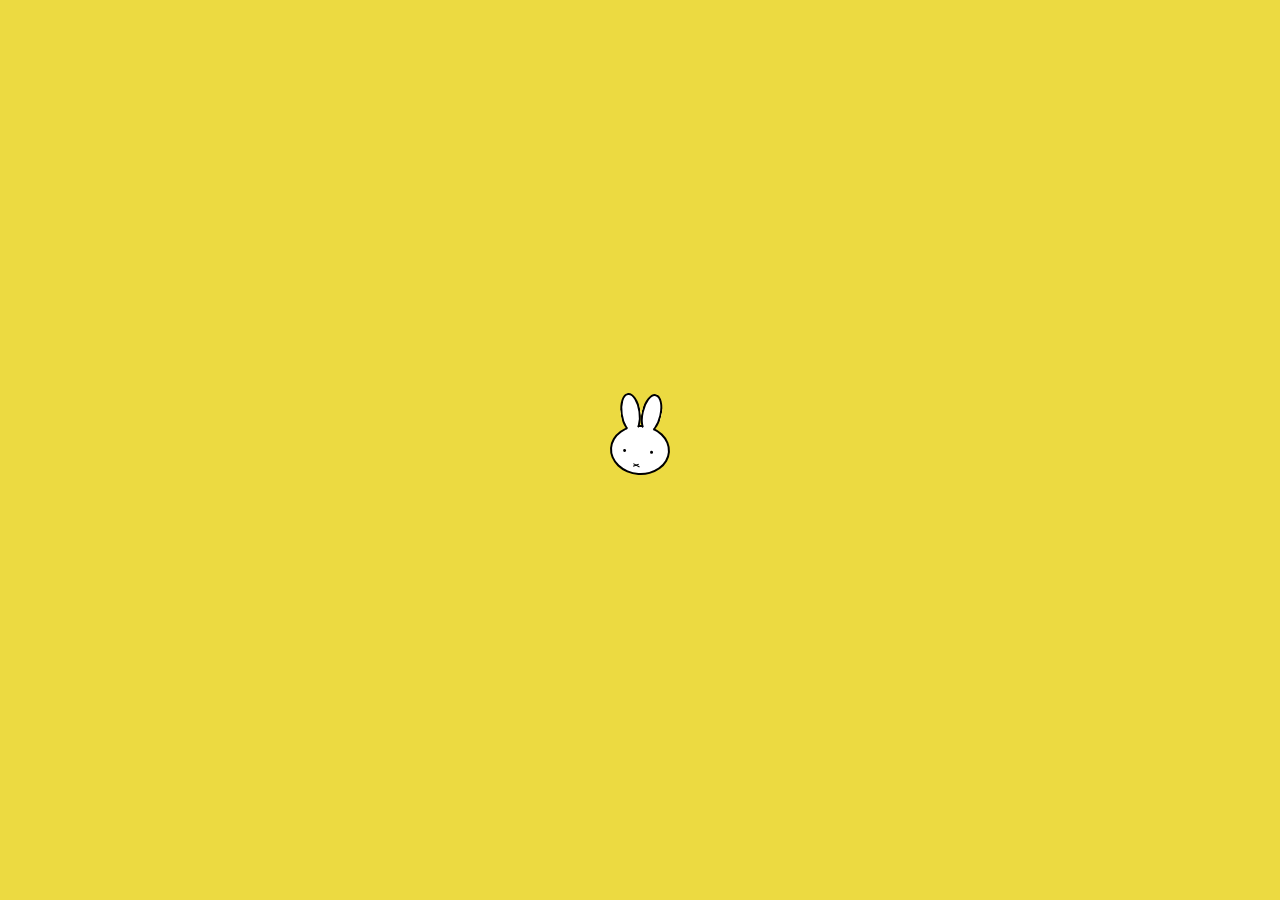
<file: extra les2; nijntje/index.html>
<!DOCTYPE html>
<html lang="en">
<head>
    <meta charset="UTF-8">
    <meta http-equiv="X-UA-Compatible" content="IE=edge">
    <meta name="viewport" content="width=device-width, initial-scale=1.0">
    <link rel="stylesheet" href="css/style.css">
    <title>M2FLEX extra les 2: nijntje</title>
</head>
<body>
    <figure class="nijntje">
        <div class="nijntje__head"></div>
        <div class="nijntje__ear nijntje__ear--left"></div>
        <div class="nijntje__ear nijntje__ear--right"></div>
        <div class="nijntje__eye nijntje__eye--left"></div>
        <div class="nijntje__eye nijntje__eye--right"></div>
        <div class="nijntje__mouth nijntje__mouth--left"></div>
        <div class="nijntje__mouth nijntje__mouth--right"></div>
    </figure>
</body>
</html>
</file>
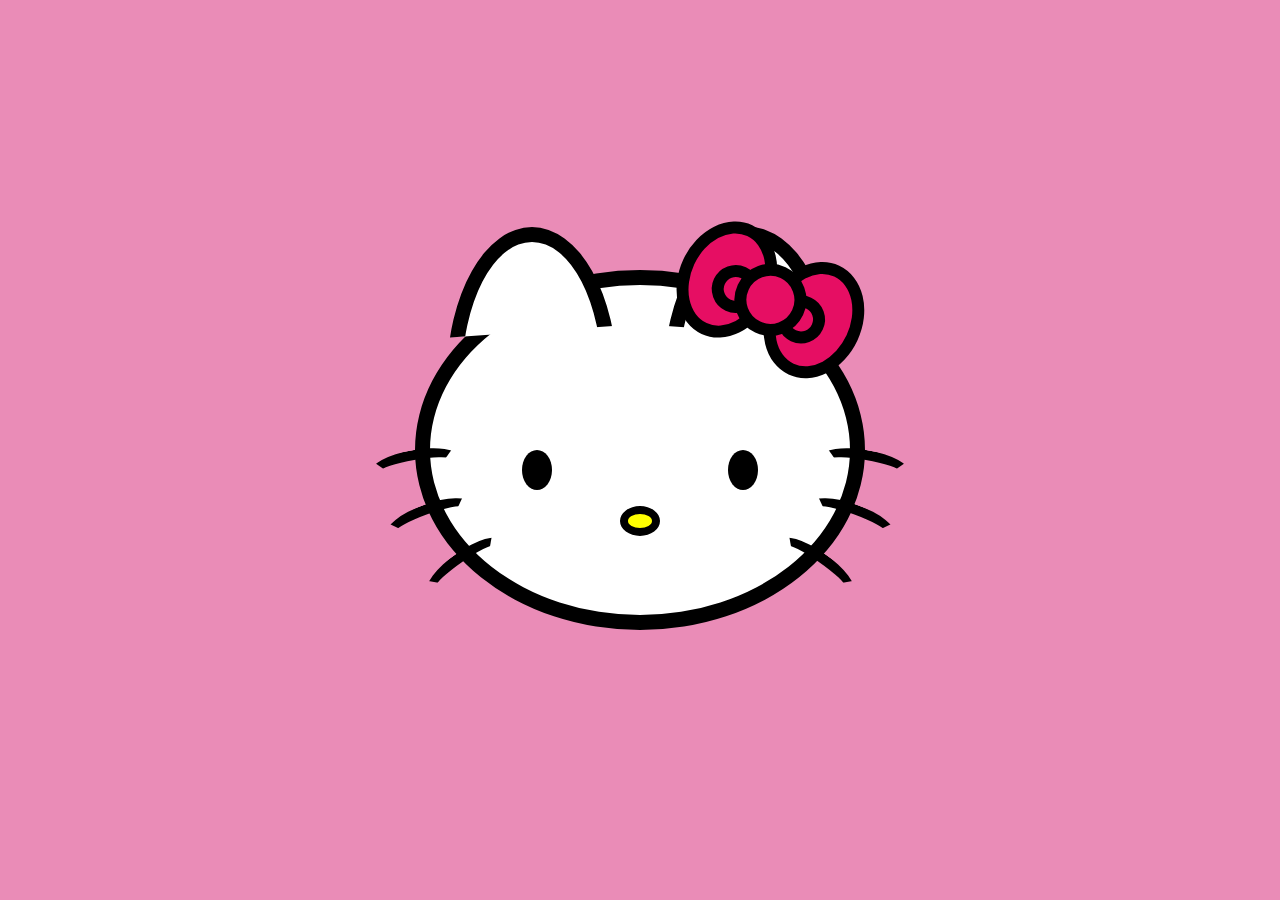
<file: extra les3; hello kitty/index.html>
<!DOCTYPE html>
<html lang="en">
<head>
    <meta charset="UTF-8">
    <meta http-equiv="X-UA-Compatible" content="IE=edge">
    <meta name="viewport" content="width=device-width, initial-scale=1.0">
    <link rel="stylesheet" href="css/style.css">
    <title>M2FLEX extra opdracht 3: hello kitty</title>
</head>
<body>
    <figure class="hellokitty">
        <div class="hellokitty__head">
            <div class="hellokitty__eye hellokitty__eye--left"></div>
            <div class="hellokitty__eye hellokitty__eye--right"></div>
            <div class="hellokitty__nose"></div>
        </div>
        <div class="hellokitty__ear hellokitty__ear--left"></div>
        <div class="hellokitty__ear hellokitty__ear--right"></div>
        <div class="hellokitty__bowtie">
            <div class="hellokitty__bowtieCircle"></div>
            <div class="hellokitty__bowtieOval hellokitty__bowtieOval--left">
                <div class="hellokitty__bowtieInnerOval hellokitty__bowtieInnerOval--left"></div>
                
            </div>
            <div class="hellokitty__bowtieOval hellokitty__bowtieOval--right">
                <div class="hellokitty__bowtieInnerOval hellokitty__bowtieInnerOval--right"></div>
            </div>
        </div>
        <div class="hellokitty__whisker hellokitty__whisker--leftOne"></div>
        <div class="hellokitty__whisker hellokitty__whisker--leftTwo"></div>
        <div class="hellokitty__whisker hellokitty__whisker--leftThree"></div>
        <div class="hellokitty__whisker hellokitty__whisker--rightOne"></div>
        <div class="hellokitty__whisker hellokitty__whisker--rightTwo"></div>
        <div class="hellokitty__whisker hellokitty__whisker--rightThree"></div>
    </figure>
</body>
</html>
</file>
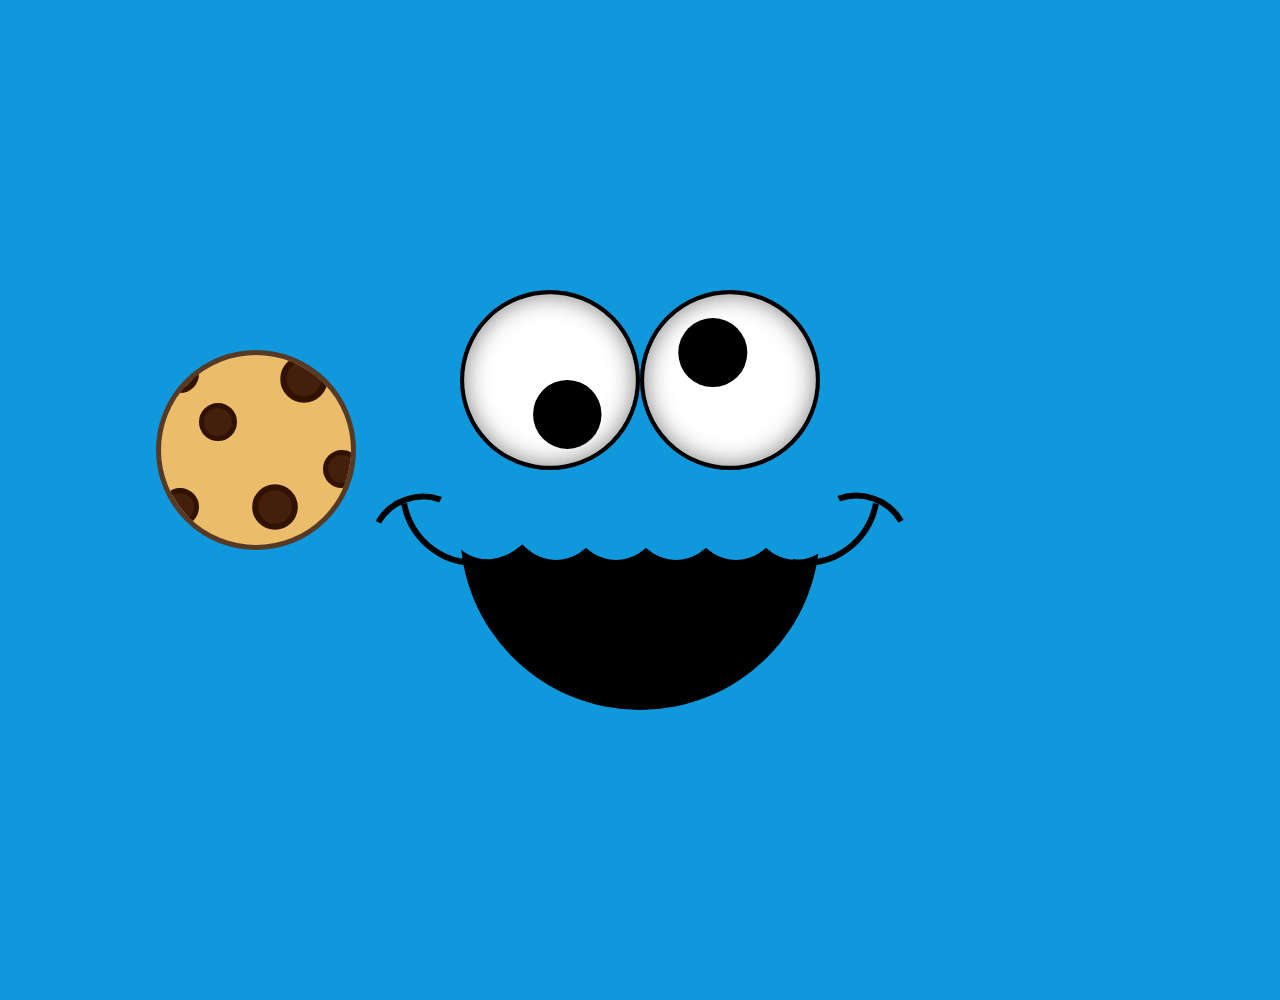
<file: extra les; cookie monster/index.html>
<!DOCTYPE html>
<html lang="en">
<head>
    <meta charset="UTF-8">
    <meta http-equiv="X-UA-Compatible" content="IE=edge">
    <meta name="viewport" content="width=device-width, initial-scale=1.0">
    <link rel="stylesheet" href="css/style.css">
    <script src="script/main.js" defer></script>
    <title>M2FLEX extra les: cookiemonster</title>
</head>
<body class="u-display-flex">
    <figure class="cookiemonster">
        <div class="cookiemonster__eye cookiemonster__eye--left">
            <div class="cookiemonster__innerEye"></div>
        </div>
        <div class="cookiemonster__eye cookiemonster__eye--right">
            <div class="cookiemonster__innerEye"></div>
        </div>
        <div class="cookiemonster__cheek cookiemonster__cheek--left"></div>
        <div class="cookiemonster__cheek cookiemonster__cheek--right"></div>
        <div class="cookiemonster__mouthcircle cookiemonster__mouthcircle--first"></div>
        <div class="cookiemonster__mouthcircle cookiemonster__mouthcircle--second"></div>
        <div class="cookiemonster__mouthcircle cookiemonster__mouthcircle--third"></div>
        <div class="cookiemonster__mouthcircle cookiemonster__mouthcircle--fourth"></div>
        <div class="cookiemonster__mouthcircle cookiemonster__mouthcircle--fifth"></div>
        <div class="cookiemonster__mouthcircle cookiemonster__mouthcircle--sixth"></div>
        <div class="cookiemonster__mouth"></div>
    </figure>

    <figure class="cookie" id="js--cookie">
        <div class="cookie__chocchip cookie__chocchip--first"></div>
        <div class="cookie__chocchip cookie__chocchip--second"></div>
        <div class="cookie__chocchip cookie__chocchip--third"></div>
        <div class="cookie__chocchip cookie__chocchip--fourth"></div>
        <div class="cookie__chocchip cookie__chocchip--fifth"></div>
        <div class="cookie__chocchip cookie__chocchip--sixth"></div>
    </figure>
</body>
</html>
</file>
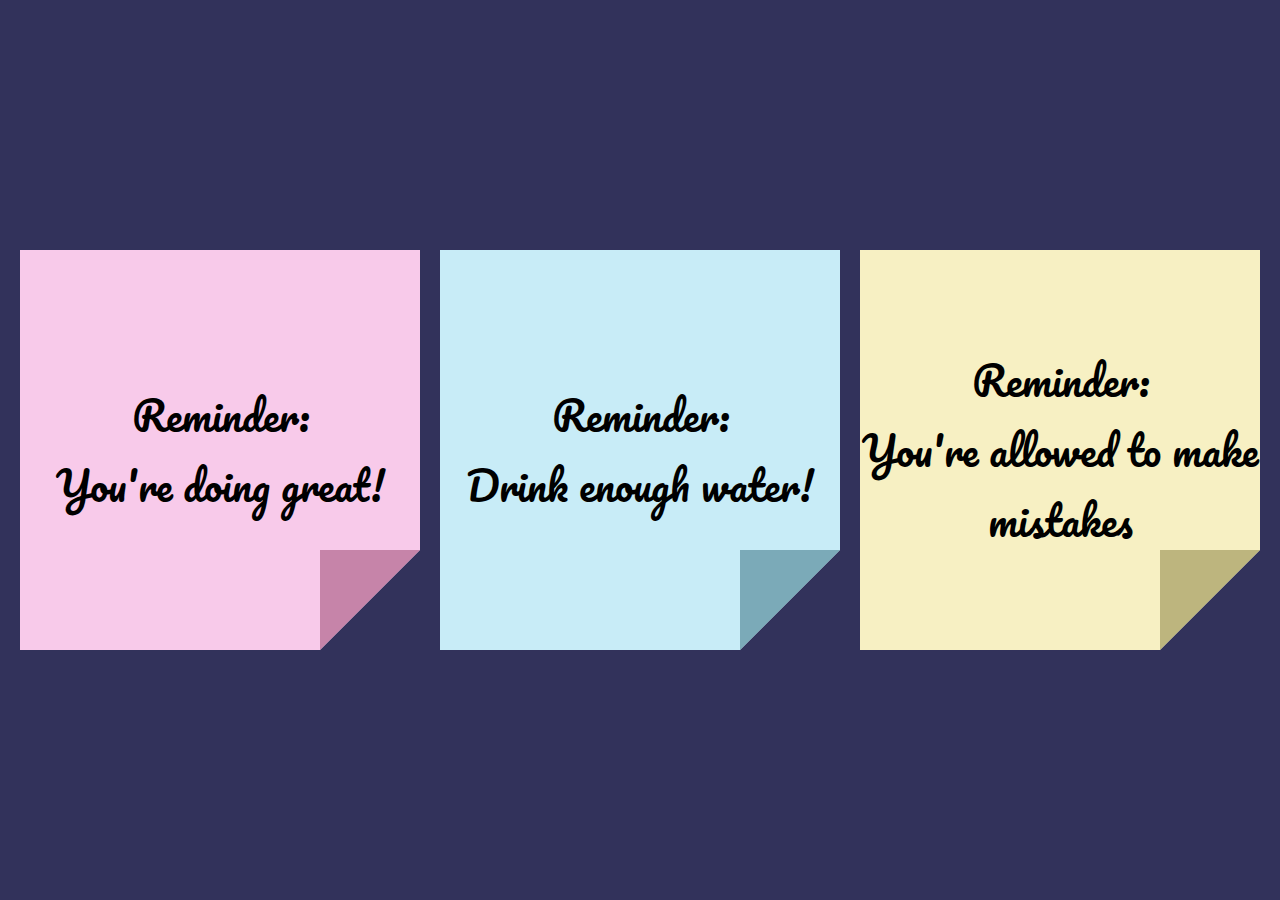
<file: les1/index.html>
<!DOCTYPE html>
<html lang="en">
<head>
    <meta charset="UTF-8">
    <meta http-equiv="X-UA-Compatible" content="IE=edge">
    <meta name="viewport" content="width=device-width, initial-scale=1.0">
    <link rel="stylesheet" href="css/style.css">
    <title>M2FLEX les 1: Post-its</title>
</head>
<body>
    <figure class="post-it one">
        <h2 class="post-it-text">Reminder: <br>You're doing great!</h2>
        <div></div>
    </figure>
    <figure class="post-it two">
        <h2 class="post-it-text">Reminder: <br>Drink enough water!</h2>
        <div></div>
    </figure>
    <figure class="post-it three">
        <h2 class="post-it-text">Reminder: <br>You're allowed to make mistakes</h2>
        <div></div>
    </figure>
</body>
</html>
</file>
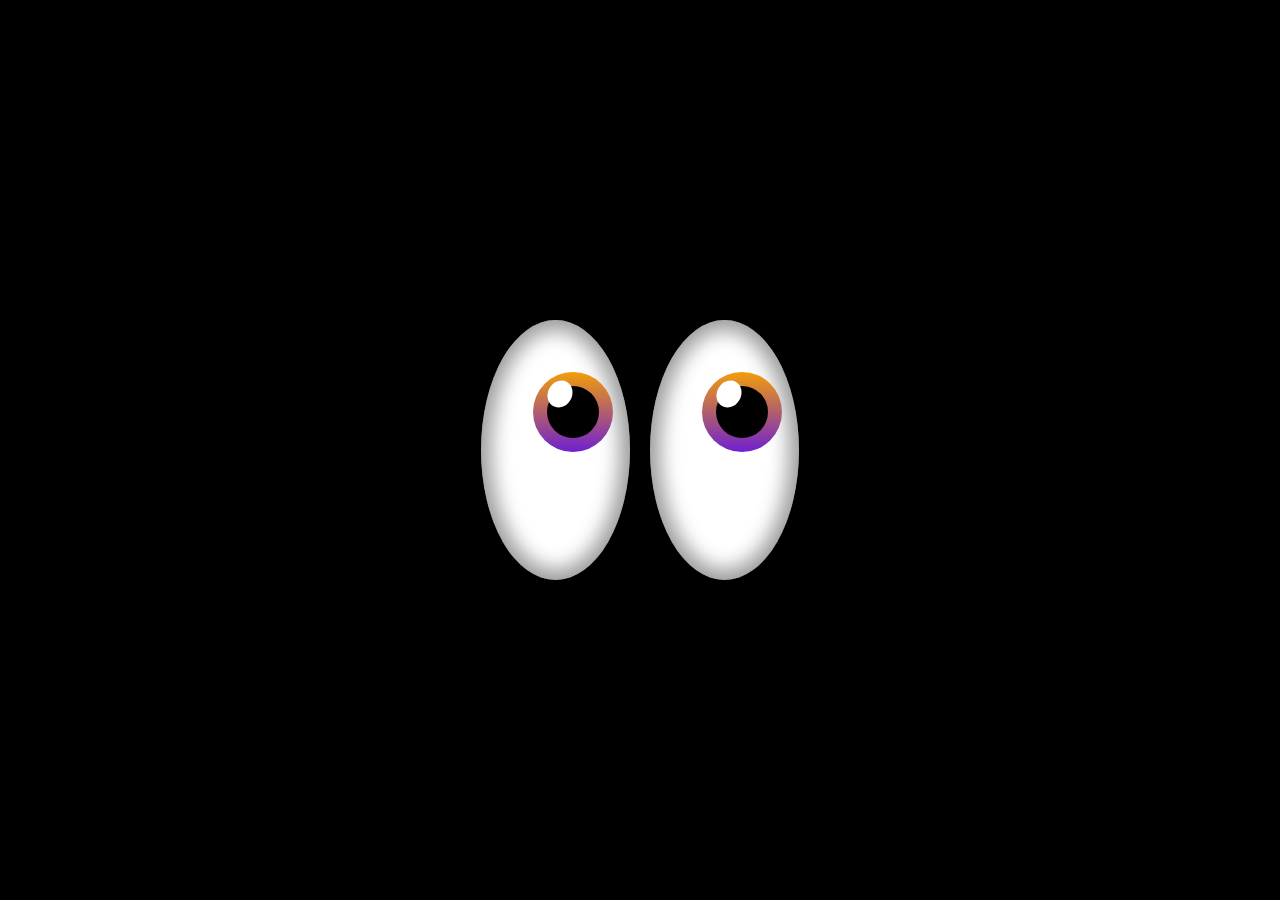
<file: les2/index.html>
<!DOCTYPE html>
<html lang="en">
<head>
    <meta charset="UTF-8">
    <meta http-equiv="X-UA-Compatible" content="IE=edge">
    <meta name="viewport" content="width=device-width, initial-scale=1.0">
    <link rel="stylesheet" href="css/style.css">
    <title>M2FLEX les 2: Eyes (2D & 3D)</title>
</head>
<body class="u-flex">
    <figure class="eyes">
        <div class="eye u-flex">
            <div class="iris u-flex">
                <div class="pupil"></div>
                <div class="shimmer"></div>
            </div>
        </div>
    </figure>
    <figure class="eyes">
        <div class="eye u-flex">
            <div class="iris u-flex">
                <div class="pupil"></div>
                <div class="shimmer"></div>
            </div>
        </div>
    </figure>
</body>
</html>
</file>
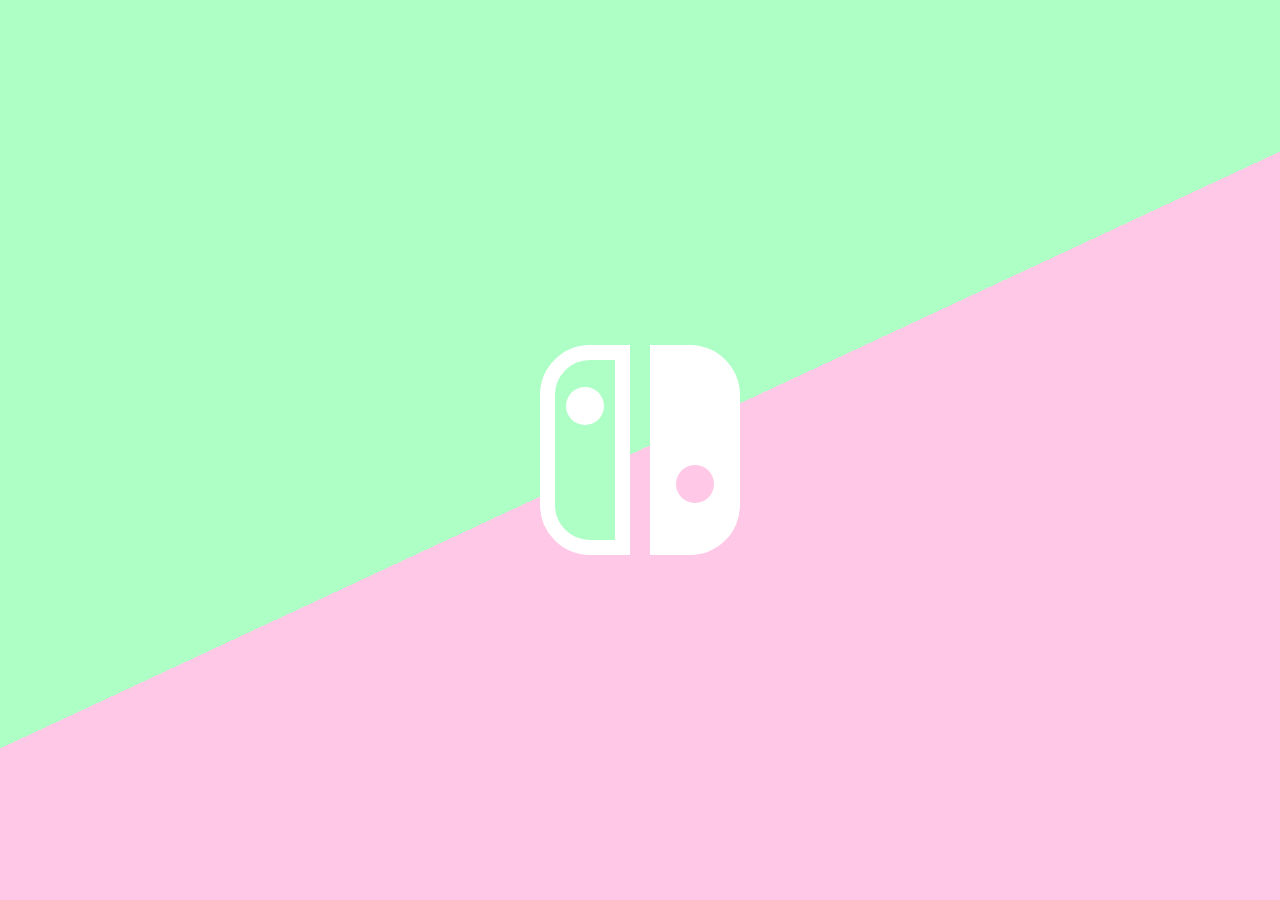
<file: les3/index.html>
<!DOCTYPE html>
<html lang="en">
<head>
    <meta charset="UTF-8">
    <meta http-equiv="X-UA-Compatible" content="IE=edge">
    <meta name="viewport" content="width=device-width, initial-scale=1.0">
    <link rel="stylesheet" href="css/style.css">
    <title>M2FLEX les 3: switch logo</title>
</head>
<body>
    <figure class="switchLogo">
        <div class="joycon joycon--left">
            <div class="stick stick--left"></div>
        </div>
        <div class="joycon joycon--right">
            <div class="stick stick--right">

            </div>
        </div>
    </figure>
    
</body>
</html>
</file>
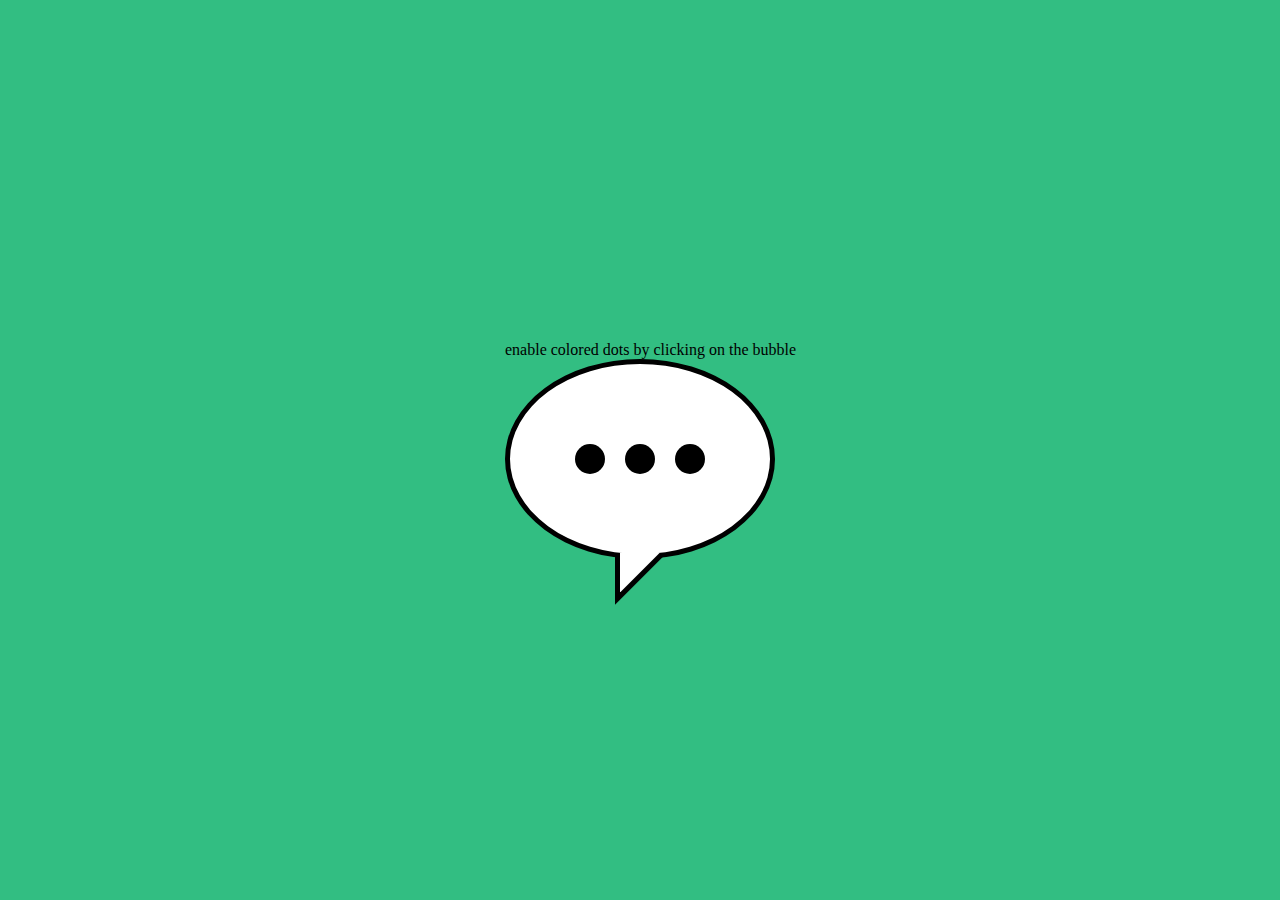
<file: les4/index.html>
<!DOCTYPE html>
<html lang="en">
<head>
    <meta charset="UTF-8">
    <meta http-equiv="X-UA-Compatible" content="IE=edge">
    <meta name="viewport" content="width=device-width, initial-scale=1.0">
    <link rel="stylesheet" href="css/style.css">
    <title>M2FLEX les 4: textbubble</title>
</head>
<body>
    <figure class="textbubble">
        <input id="checkbox" type="checkbox">
        <label for="checkbox">enable colored dots by clicking on the bubble</label>
        <div class="bubble">
            <div class="circle one"></div>
            <div class="circle two"></div>
            <div class="circle three"></div>
        </div>
        <div class="trianglebackground"></div>
        <div class="triangle"></div>
    </figure>
</body>
</html>
</file>
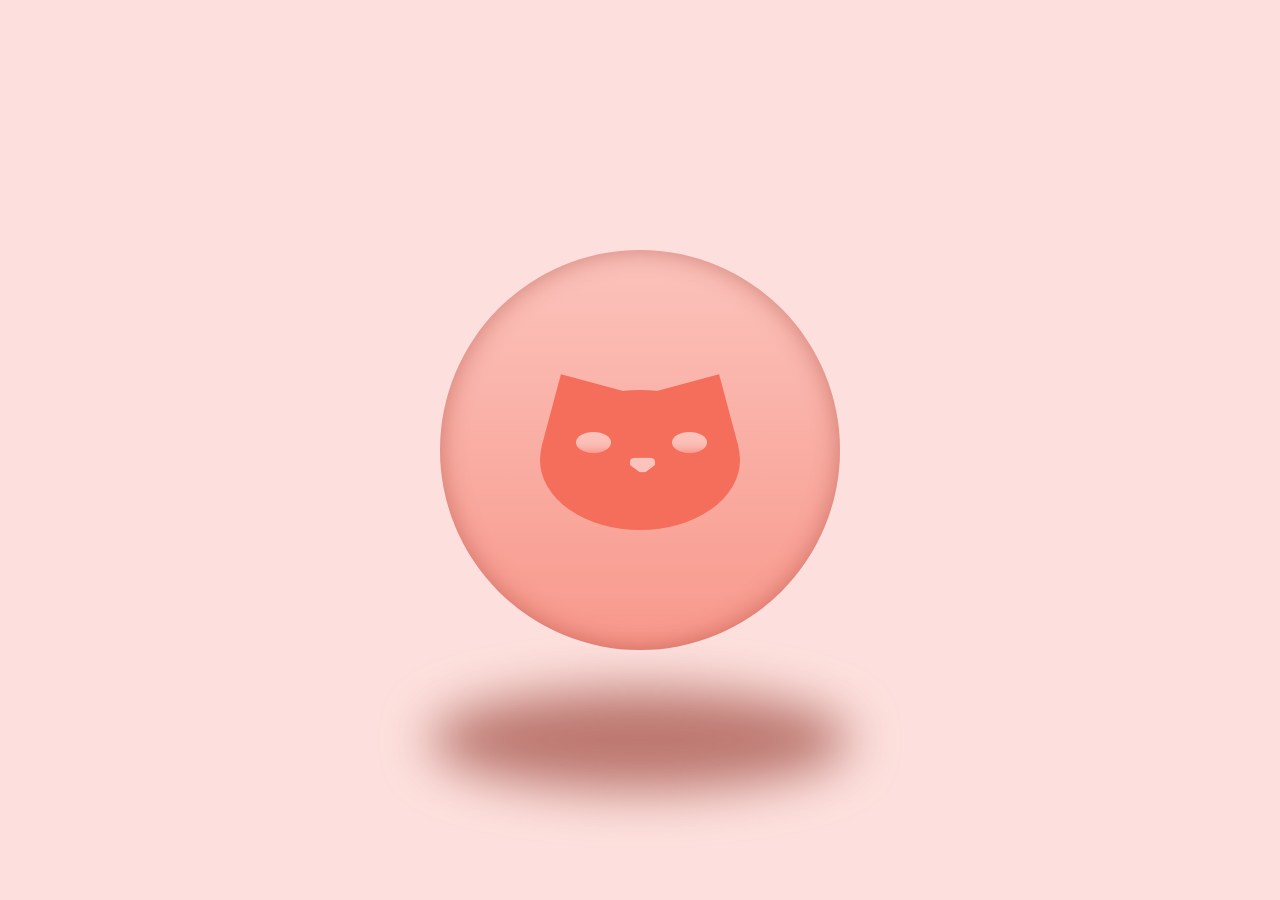
<file: les5/index.html>
<!DOCTYPE html>
<html lang="en">
<head>
    <meta charset="UTF-8">
    <meta http-equiv="X-UA-Compatible" content="IE=edge">
    <meta name="viewport" content="width=device-width, initial-scale=1.0">
    <link rel="stylesheet" href="css/style.css">
    <title>M2FLEX les 5: 3D sphere</title>
</head>
<body>
    <figure class="Sphere3D">
        <div class="sphere">
            <div class="cat">
                <div class="block block--first"></div>
                <div class="block block--second"></div>
                <div class="block block--third"></div>
                <div class="block block--fourth"></div>
                <div class="circle circle--one"></div>
                <div class="circle circle--two"></div>
            </div>
            <div class="shadow">
            </div>
        </div>
    </figure>
</body>
</html>
</file>
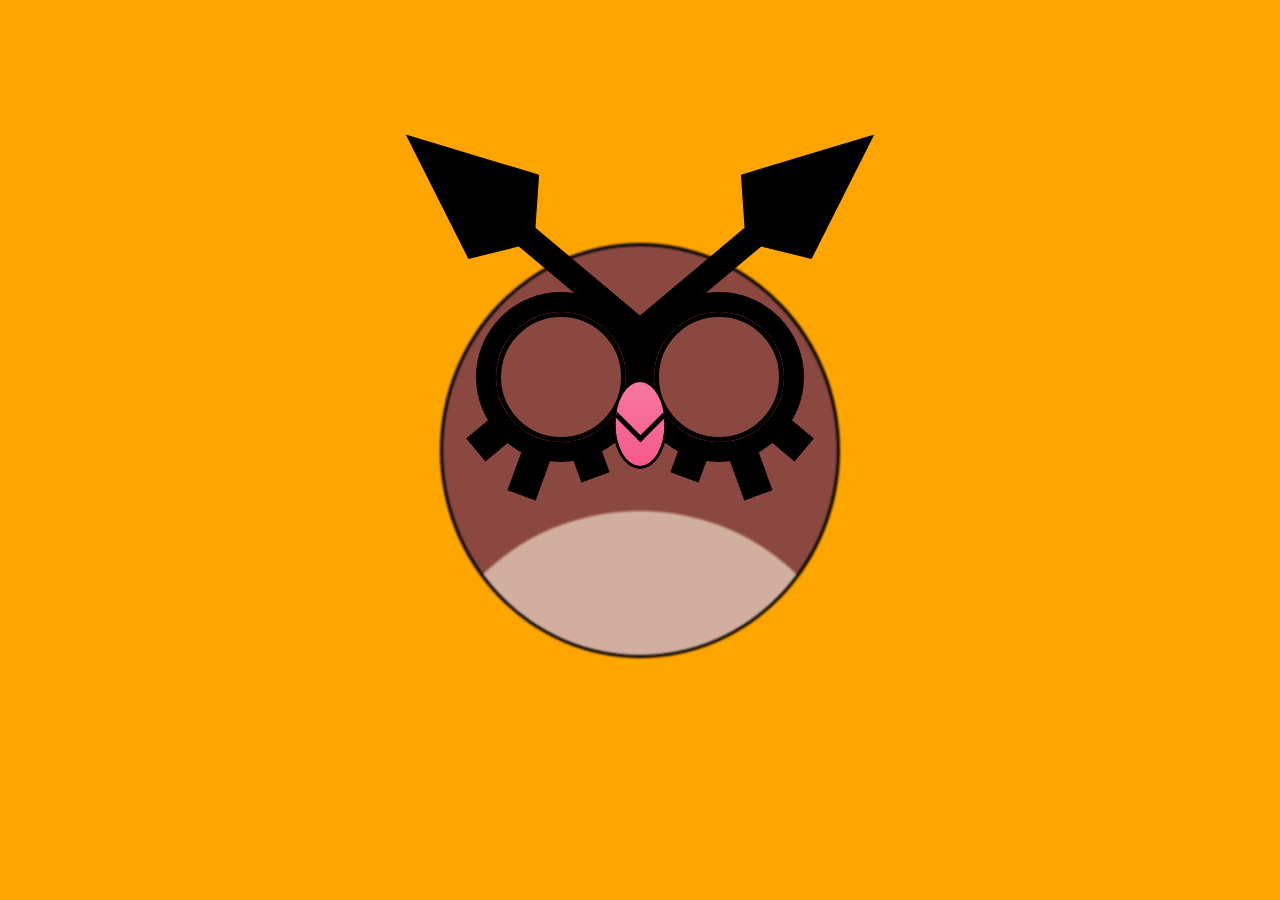
<file: les6/index.html>
<!DOCTYPE html>
<html lang="en">
<head>
    <meta charset="UTF-8">
    <meta http-equiv="X-UA-Compatible" content="IE=edge">
    <meta name="viewport" content="width=device-width, initial-scale=1.0">
    <link rel="stylesheet" href="css/style.css">
    <title>M2FLEX les 6: Hoothoot </title>
</head>
<body>
    <figure class="hoothoot">
        <div class="hoothoot__body">
            <div class="hoothoot__belly"></div>
        </div>

        <div class="hoothoot__eye hoothoot__eye--left">
            <div class="hoothoot__pupil"></div>
            <div class="hoothoot__shut"></div>
        </div>
        <div class="hoothoot__eye hoothoot__eye--right">
            <div class="hoothoot__pupil"></div>
            <div class="hoothoot__shut"></div>
        </div>

        <div class="hoothoot__lashes hoothoot__leftlashes--first"></div>
        <div class="hoothoot__lashes hoothoot__leftlashes--second"></div>
        <div class="hoothoot__lashes hoothoot__leftlashes--third"></div>

        <div class="hoothoot__lashes hoothoot__rightlashes--first"></div>
        <div class="hoothoot__lashes hoothoot__rightlashes--second"></div>
        <div class="hoothoot__lashes hoothoot__rightlashes--third"></div>

        <div class="hoothoot__beak">
            <div class="hoothoot__beakline"></div>
        </div>

        <div class="hoothoot__eyebrow hoothoot__eyebrow--left"></div>
        <div class="hoothoot__eyebrow hoothoot__eyebrow--right"></div>

        <div class="hoothoot__pointer hoothoot__pointer--left"></div>
        <div class="hoothoot__pointer hoothoot__pointer--right"></div>
    </figure>
</body>
</html>
</file>
<file: extra les2; nijntje/css/style.css>
*{
    margin: 0;
    padding: 0;
    box-sizing: border-box;
}

html{
    font-size: 62.5%; /* 1rem = 10px */
}

body{
    background: #ECDA41;
    display: flex;
    justify-content: center;
    align-items: center;
    min-height: 100vh;
}

.nijntje{
    position: relative;
    transform: rotate(4deg) scale(0.2);
    animation-name: groter;
    animation-duration: 0.8s;
    animation-timing-function: linear;
    animation-fill-mode: forwards;
}

.nijntje__head{
    width: 30rem;
    height: 25rem;
    background-color: white;
    border-radius: 50%;
    border: 10px solid black;
}

.nijntje__ear{
    position: absolute;

    width: 10rem;
    height: 20rem;
    border-radius: 50%;
    background: white;
    border: 1rem solid black;
    border-bottom: 1rem solid transparent;

}

.nijntje__ear--left{
    left: 30%;
    top: -23%;
    transform: translate(-50%, -50%) rotate(-12deg);
}

.nijntje__ear--right{
    transform: translate(-50%, -50%) rotate(9deg);
    top: -24%;
    left: 65%;
}

.nijntje__eye{
    position: absolute;
    top: 50%;
    height: 1.5rem;
    width: 1.5rem;
    border-radius: 50%;
    background: black;
}

.nijntje__eye--left{
    left: 22%;
}

.nijntje__eye--right{
    left: 67%;
}

.nijntje__mouth{
    height: 0.5rem;
    background: black;
    position: absolute;
    top: 80%;
    left: 40%;
}

.nijntje__mouth--left{
    width: 3.5rem;
    transform: rotate(25deg);
}

.nijntje__mouth--right{
    width: 3rem;
    transform: rotate(-25deg);
}

@keyframes groter{
    from{
        transform: rotate(4deg) scale(0.1);
    }
    to{
        transform: rotate(4deg) scale(1);
    }
}
</file>
<file: extra les3; hello kitty/css/style.css>
*{
    margin: 0;
    padding: 0;
    box-sizing: border-box;
}

body{
    background: #EA8CB7;
    min-height: 100vh;
    display: flex;
    justify-content: center;
    align-items: center;
}

.hellokitty{
    position: relative;
}

.hellokitty__head{
    position: relative;
    width: 450px;
    height: 360px;
    background: white;
    border-radius: 50%;
    border: 15px solid black;
}

.hellokitty__eye{
    position: absolute;
    width: 30px;
    height: 40px;
    background: black;
    border-radius: 50%;
    top: 50%;
}

.hellokitty__eye--left{
    left: 22%;
}

.hellokitty__eye--right{
    right: 22%;
}

.hellokitty__nose{
    position: absolute;
    background: yellow;
    border: 8px solid black;
    width: 40px;
    height: 30px;
    border-radius: 50%;

    top: 67%;
    left: 50%;
    transform: translateX(-50%);
}

.hellokitty__ear{
    position: absolute;
    top: -12%;
    
    width: 170px;
    height: 300px;
    background: white;
    border: 15px solid black;
    border-radius: 50%;
    animation-duration: 0.8s;
    animation-fill-mode: forwards;
    animation-iteration-count: infinite;
    animation-direction: alternate-reverse;

}

.hellokitty__ear--left{
    left: 7%;
    animation-name: ears--left;
    clip-path: polygon(0% 0%, 100% 0%, 100% 33%, 0% 37% );

}

.hellokitty__ear--right{
    right: 7%;
    animation-name: ears--right;
    clip-path: polygon(0% 0%, 100% 0%, 100% 37%, 0% 33% );
}

.hellokitty__bowtie{
    position: absolute;
    top: -5%;
    right: 25%;
    transform: rotate(25deg) scale(1.2);
}

.hellokitty__bowtieCircle{
    position: absolute;
    z-index: 1;

    width: 60px;
    height: 60px;

    background: #E60E63;
    border-radius: 50%;
    border: 10px solid black;
}

.hellokitty__bowtieOval{
    position: absolute;

    width: 80px;
    height: 100px;
    background: #E60E63;
    border-radius: 50%;
    border: 10px solid black;

    top: -20px;
    
}

.hellokitty__bowtieOval--left{
    left: -50px;
}

.hellokitty__bowtieOval--right{
    right: -110px;
}

.hellokitty__bowtieInnerOval{
    height: 40px;
    width: 40px;
    position: absolute;

    top: 30%;
    border-radius: 50%;
    background: #E60E63;
    border: 10px solid black;
}

.hellokitty__bowtieInnerOval--left{
    right: 0;
}

.hellokitty__bowtieInnerOval--right{
    left: 0;
}

.hellokitty__whisker{
    position: absolute;
    height: 30px;
    width: 90px;
    border: 10px solid transparent;
    border-top: 10px solid black;
    border-radius: 50%;

    z-index: 2;
}

.hellokitty__whisker--leftOne{
    top: 50%;
    left: -10%;
    transform: rotate(-10deg);
}

.hellokitty__whisker--leftTwo{
    top: 65%;
    left: -7%;
    transform: rotate(-20deg);
}

.hellokitty__whisker--leftThree{
    top: 78%;
    left: 1%;
    transform: rotate(-35deg);
}

.hellokitty__whisker--rightOne{
    top: 50%;
    right: -10%;
    transform: rotate(10deg);
}

.hellokitty__whisker--rightTwo{
    top: 65%;
    right: -7%;
    transform: rotate(20deg);
}

.hellokitty__whisker--rightThree{
    top: 78%;
    right: 1%;
    transform: rotate(35deg);
}

@keyframes ears--left {
    from{
        transform: rotate(-35deg);
    }
    to{
        transform: rotate(-30deg);
    }
}

@keyframes ears--right {
    from{
        transform: rotate(35deg);
    }
    to{
        transform: rotate(30deg);
    }
}
</file>
<file: extra les; cookie monster/css/style.css>
*, *::before, *::after{
    margin: 0;
    padding: 0;
    box-sizing: border-box;
}

html{
    font-size: 62.5%;
}

body{
    min-height: 100vh;
    background: #0f98dc;
    overflow: hidden;
}

.cookiemonster{
    position: relative;
    width: 100rem;
    height: 100rem;
    transform: scale(0.6);
}

.cookiemonster__eye{
    position: absolute;
    top: 30%;
    transform: translate(-50%, -50%);
    z-index: 2;
    
    width: 30rem;
    height: 30rem;
    background: white;
    border-radius: 50%;
    border: 0.7rem solid black;
    box-shadow: inset 0 0 4rem 0 rgba(0, 0, 0, 0.5);
    overflow: hidden;
}

.cookiemonster__eye--left{
    left: 35%;
}

.cookiemonster__eye--right{
    left: calc(35% + 30rem);
}

.cookiemonster__innerEye{
    position: absolute;
    transform: translate(-50%, -50%);

    width: 40%;
    height: 40%;
    background: black;
    border-radius: 50%;
}

.cookiemonster__eye--left > .cookiemonster__innerEye{
    top: 70%;
    left: 60%;
}

.cookiemonster__eye--right > .cookiemonster__innerEye{
    top: 34%;
    left: 40%;
}

.cookiemonster__mouthcircle{
    position: absolute;
    top: 30%;

    background: #0f98dc;
    height: 300px;
    width: 200px;
    border-radius: 50%;
    z-index: 1;
}

.cookiemonster__mouthcircle--first{
    left: 16%;
    transform: rotate(10deg);
}

.cookiemonster__mouthcircle--second{
    left: calc(16% + 10rem);
}

.cookiemonster__mouthcircle--third{
    left: calc(16% + 20rem);
}

.cookiemonster__mouthcircle--fourth{
    left: calc(16% + 30rem);
}

.cookiemonster__mouthcircle--fifth{
    left: calc(16% + 40rem);
}

.cookiemonster__mouthcircle--sixth{
    left: calc(16% + 50rem);
}

.cookiemonster__mouth{
    position: absolute;
    top: 55%;
    left: 50%;
    transform: translate(-50%, -50%);

    background: black;
    width: 60rem;
    height: 60rem;
    border-radius: 50%;

    -webkit-clip-path: polygon(0% 50%, 0% 100%, 100% 100%, 100% 50% );
    clip-path: polygon(0% 50%, 0% 100%, 100% 100%, 100% 50% );
}

.cookiemonster__cheek{
    position: absolute;
    top: 36%;
    z-index: 2;

    width: 25rem;
    height: 25rem;
    border-radius: 50%;
    border: 1rem solid transparent;
    border-bottom: 1rem solid black;
}

.cookiemonster__cheek--left{
    left: 10%;
    transform: rotate(35deg);
}

.cookiemonster__cheek--right{
    right: 10%;
    transform: rotate(-35deg);
}

.cookiemonster__cheek::after{
    content: "";

    position: absolute;


    width: 70%;
    height: 60%;
    border-radius: 50%;
    border: 1rem solid transparent;
    border-bottom: 1rem solid black;

}

.cookiemonster__cheek--left::after{
    top: 70%;
    transform: rotate(125deg);
}


.cookiemonster__cheek--right::after{
    left: 30%;
    bottom: -29%;
    transform: rotate(-125deg);
}

.cookie{
    position: absolute;
    width: 20rem;
    height: 20rem;
    background:#ebbd6b;
    border-radius: 50%;
    border: 5px solid #563a26;
    overflow: hidden;
    top: 50%;
    left: 20%;
    transform: translate(-50%, -50%);
}

.cookie:hover{
    cursor: pointer;
}

.cookie__chocchip{
    position: absolute;

    width: 20%;
    height: 20%;
    border-radius: 50%;
    background: #431f0c;
    border: 5px solid #311201;
}

.cookie__chocchip--first{
    top: 25%;
    left: 20%
}

.cookie__chocchip--second{
    top: 70%;
    left: 50%;
    transform: scale(120%);
}

.cookie__chocchip--third{
    top: 2.5%;
    right: 15%;
    transform: scale(125%);
}

.cookie__chocchip--fourth{
    top: 70%;
}

.cookie__chocchip--fifth{
    right: -5%;
    top: 50%
}

.u-display-flex{
    display: flex;
    justify-content: center;
    align-items: center;
}

@media screen and (max-width: 75rem){
    .cookie{
        display: none;
    }
    .cookiemonster{
        position: absolute;
        top: 50%;
        left: 50%;
        transform: translate(-50%, -50%) scale(0.35);
    }
    
}
</file>
<file: les1/css/style.css>
/*
Notes for self:
- without 'display: flex;', justify-content and align-items do not work
- with things like clip-path, the first number is left/right and second number is up/down.
- wanneer een element als 'absolute' gepositioneerd is, gaat hij altijd uit van de body
  tenzij de parent waar dat element in staat als 'relative' gepositioneerd is
*/

@import url('https://fonts.googleapis.com/css2?family=Pacifico&display=swap');

*{
    padding: 0;
    margin: 0;
}

body{
    background-color: #32325b;
    display: flex;
    justify-content: center;
    align-items: center;
    min-height: 100vh;
    font-family: 'Pacifico', cursive;
    font-size: 16px;
    gap: 20px;
    flex-wrap: wrap;
}

.post-it{
    position: relative;
    width: 400px;
    height: 400px;
    text-align: center;
    display: flex; 
    justify-content: center;
    align-items: center;
    clip-path: polygon(0% 0%, 100% 0%, 100% 75%, 75% 100%, 0% 100%);
    transition: 2s all;
    transform-origin: top left;
    flex-shrink: 0;
}

.post-it:hover{
    transform: rotate(15deg);
    transition: .5s all;
}

.one{
    background: #f8caea;
}

.one > div{
    background: #c684a9;
}

.two{
    background: #c8ecf7;
}

.two > div{
    background: #7baab8;
}

.three{
    background: #f7f0c3;
}

.three > div{
    background: #bdb57e;
}

.one > div, .two > div, .three > div{
    width: 100px;
    height: 100px;
    position: absolute;
    bottom: 0;
    right: 0;
    clip-path: polygon(0% 0%, 100% 0%, 0% 100%);
}

.post-it-text{
    font-size: 250%;
    font-weight: 400;
}

@media screen and (max-width: 1200px){
    .post-it:hover{
        transform: none;
    }
    .prikbord{
        width: 0;
        height: 0;
    }
}
</file>
<file: les2/css/style.css>
*{
    margin: 0;
    padding: 0;
    box-sizing: border-box;
}

body{
    min-height: 100vh; 
    background: black;
    gap: 20px;
}

.eye{
    width: 149px;
    height: 260px;
    background: #ffffff;
    border-radius: 50%;
    box-shadow: inset 0px 0px 20px 10px rgb(0, 0, 0, .4);
    position: relative;
}

.iris{
    width: 80px;
    height: 80px;
    background: linear-gradient(#f39d0a,50%,#6f20d0);
    border-radius: 50%;
    position: absolute;
    top:20%;
    left: 35%;
}

.pupil{
    width: 65%;
    height: 65%;
    background-color: black;
    border-radius: 50%;
}

.shimmer{
    position: absolute;
    height: 35%;
    width: 30%;
    top: 10%;
    left: 18%;
    background: white;
    border-radius: 50%;
    transform: rotate(30deg);
}

/* utilities */
.u-flex{
    display: flex;
    justify-content: center;
    align-items: center;
    
}
</file>
<file: les3/css/style.css>
* {
    margin: 0;
    padding: 0;
    box-sizing: border-box;
}

body{
    background: linear-gradient(155deg, #adffc5 50%, #ffc8e6 50%);
    min-height: 100vh;
    display: flex;
    justify-content: center;
    align-items: center;
}

.switchLogo{
    display: flex;
    gap: 20px;
}

.joycon{
    width: 90px;
    height: 210px;
    position: relative;
    
}

.joycon--left{
    background: #adffc5;
    border-top-left-radius: 50px;
    border-bottom-left-radius: 50px;
    border: 15px solid white;
    animation-name: click2;
    animation-duration: 2.5s;
    animation-fill-mode: forwards;
}

.joycon--right{
    background: white;
    border-top-right-radius: 50px;
    border-bottom-right-radius: 50px;
    animation-name: click;
    animation-duration: 2.5s;
    animation-fill-mode: forwards;
}

.stick{
    width: 38px;
    height: 38px;
    border-radius: 50%;
    left: 50%;
    transform: translateX(-50%);
    position: absolute;
}

.stick--left{
    top: 15%;
    background: #ffffff;

}
.stick--right{
    background:#ffc8e6;
    top: 57%;
}

@keyframes click {
    0%{
        transform: translateY(-80px);
    }
    93%{
        transform: translateY(-80px);    
    }
    98%{
        transform: translateY(90px);
    }
    100%{
        transform: translateY(0px);
    }
}

@keyframes click2 {
    0%{
        transform: translateY(0px);
    }
    93%{
        transform: translateY(0px);    
    }
    98%{
        transform: translateY(20px);
    }
    100%{
        transform: translateY(0px);
    }
}
</file>
<file: les4/css/style.css>
*{
    margin: 0;
    padding: 0;
    box-sizing: border-box;
}

:root{
    --background-color: #32be82;
    --background-circle: #000000;
}

body{
    background-color:var(--background-color);
    min-height: 100vh;
    display: flex;
    justify-content: center;
    align-items: center;
}

.textbubble{
    position: relative;
    animation-name: fadein;
    animation-duration: 0.8s;
}

input{
    -webkit-appearance: none;
    appearance: none;
    width: 0;
    height: 0;
}

input:checked ~ .bubble > .one{
    background: #448545;
    transition: 1s;
}
input:checked ~ .bubble > .two{
    background: #e95bb7;
    transition: 1s;
}
input:checked ~ .bubble > .three{
    background: #8066b8;
    transition: 1s;
}

label{
    width: 300px;
    height: 300px;
    display: block;
    position: absolute;
    top: 0%;
    left: 0%;
    background: transparent;
    z-index: 1;
}

label:hover{
    cursor: pointer;
}

.textbubble:hover .circle{
    animation-name: typing;
    animation-duration: 1.5s;
    animation-iteration-count: infinite;
}

.bubble{
    width: 270px;
    height: 200px;
    background: white;
    border-radius: 50%;
    border: 5px solid black;
    display: flex;
    justify-content: center;
    align-items: center;
    gap: 20px;
}

.triangle, .trianglebackground{
    position: absolute;
    left: 50%;
    transform: translateX(-50%);
    clip-path: polygon(0% 0%, 100% 0%, 0% 100%);
}

.triangle{
    width: 40px;
    height: 40px;
    background: white;
    top: 97%;
}

.trianglebackground{
    width: 50px;
    height: 50px;
    background: #000000;
    top: 98%;
}

.circle{
    background: black;
    width: 30px;
    height: 30px;
    border-radius: 50%;
    transition: 1s;
}

.one{
    animation-delay: 0s;
}

.two{
    animation-delay: .5s;
}

.three{
    animation-delay: 1s;
}


@keyframes fadein {
    from{
        opacity: 0;
        transform: translateY(20px);
    }
    to{
        opacity: 1;
        transform: translateY(0px);
    }
}

@keyframes typing {
    from{
        opacity: 0;
    }
    to{
        opacity: 1;
    }
}
</file>
<file: les5/css/style.css>
*{
    margin: 0;
    padding: 0;
    box-sizing: border-box;
}

:root{
    --base-color: hsl(7, 89%, 86%);
    --background-color: hsl(6, 89%, 93%);
    --dark-base-color: hsl(7, 89%, 76%);
    --heart-color: hsl(7.2,88.6%,65.9%);
    --shadow-color: rgba(164, 80, 71, 0.733);
}

body{
    background: var(--background-color);
    height: 100vh;
    display: flex;
    justify-content: center;
    align-items: center;
}

.Sphere3D{
    position: relative;
}

.sphere{
    width: 400px;
    height: 400px;
    border-radius: 50%;
    background: linear-gradient(var(--base-color), 50%, var(--dark-base-color));
    position: relative;
    box-shadow: inset 0px 0px 25px 1px rgba(152, 43, 29, 0.4);
}

.cat{
    position: relative;
    top: 35%;
    left: 25%;
}

.block{
    position: absolute;
    background: var(--heart-color);
}

.block--first{
    width: 200px;
    height: 140px;
    border-radius: 50%;
}

.block--second{
    position: absolute;
    width: 75px;
    height: 75px;
    rotate: 15deg;
    left: 2%;
    transform: translateY(-10%);
}

.block--third{
    position: absolute;
    width: 75px;
    height: 75px;
    rotate: -15deg;
    left: 29.3%;
    transform: translateY(-10%);
}



.block--fourth{
    position: absolute;
    width: 25px;
    height: 15px;
    left: 22.5%;
    transform: translateY(450%);
    background: var(--base-color);
    clip-path: polygon(0% 0%, 0% 50% , 40% 100%, 60% 100%, 100% 50%, 100% 0);
    border-top-left-radius: 25%;
    border-top-right-radius: 25%;
}

.circle--one{
    position: absolute;
    width: 35px;
    height: 21px;
    background: linear-gradient(var(--base-color), 80%, var(--dark-base-color));
    border-radius: 50%;
    left: 9%;
    transform: translateY(200%);
}

.circle--two{
    position: absolute;
    width: 35px;
    height: 21px;
    background: linear-gradient(var(--base-color), 80%, var(--dark-base-color));
    border-radius: 50%;
    left: 33%;
    transform: translateY(200%);
}

.shadow{
    width: 420px;
    height: 100px;
    background: var(--shadow-color);
    border-radius: 50%;
    position: absolute;
    top: 110%;
    left: 50%;
    transform: translateX(-50%);
    filter: blur(25px);
}
</file>
<file: les6/css/style.css>
*{
    margin: 0;
    padding: 0;
    box-sizing: border-box;

}

body{
    background: orange;
    min-height: 100vh;
    display: flex;
    align-items: center;
    justify-content: center;
}

.hoothoot{
    position: relative;
}

.hoothoot:hover > .hoothoot__eye > .hoothoot__shut{
    transform: scaleY(0);
}

.hoothoot__body{
    position: relative;
    width: 400px;
    height: 415px;
    background: #8B4840;
    border-radius: 50%;
    border: 3px solid black;
    overflow: hidden;
    filter: blur(1px);
}

.hoothoot__belly{
    width: 110%;
    height: 100%;
    background: #D2AE9F;
    border-radius: 50%;
    position: absolute;
    top: 65%;
    left: 50%;
    transform: translateX(-50%);
}

.hoothoot__eye{
    position: absolute;
    top: 12%;
    height: 170px;
    width: 170px;
    background: #A13333;
    border-radius: 50%;
    border: 20px solid black;
    display: flex;
    justify-content: center;
    align-items: center;
    z-index: 1;
    overflow: hidden;
}

.hoothoot__pupil{
    width: 40px;
    height: 40px;
    background: black;
    border-radius: 50%;
}

.hoothoot__eye--left{
    left: 9%;
}

.hoothoot__eye--right{
    right: 9%;
}

.hoothoot__shut{
    position: absolute;
    
    width: 100%;
    height: 100%;
    background: #8B4840;
    border: 5px solid black;
    border-radius: 50%;

    top: 0;
    left: 0;
    transform: scaleY(1);

    transition: 0.8s all;
    transform-origin: top center;
}

.hoothoot__lashes{
    position: absolute;
    background: black;
    width: 30px;
    height: 50px;
}

.hoothoot__leftlashes--first{
    top: 40%;
    left: 10%;
    transform: rotate(50deg);
}

.hoothoot__leftlashes--second{
    height: 55px;
    left: 19%;
    top: 48%;
    transform: rotate(20deg);
}

.hoothoot__leftlashes--third{
    left: 33%;
    top: 45%;
    transform: rotate(-20deg);
}

.hoothoot__rightlashes--first{
    right: 10%;
    top: 40%;
    transform: rotate(-50deg);
}

.hoothoot__rightlashes--second{
    height: 55px;
    right: 19%;
    top: 48%;
    transform: rotate(-20deg);
}

.hoothoot__rightlashes--third{
    right: 33%;
    top: 45%;
    transform: rotate(20deg);
}

.hoothoot__beak{
    position: absolute;
    z-index: 2;
    overflow: hidden;
    
    width: 55px;
    height: 90px;
    background: linear-gradient(#F779A0 ,50% ,#F5598A);
    border: 3px solid black;
    border-radius: 50%;
    
    left: 50%;
    top: 33%;
    transform: translateX(-50%);
}

.hoothoot__beakline{
    position: absolute;

    height: 50px;
    width: 50px;
    background: transparent;
    border-left: 5px solid black;
    border-bottom: 5px solid black;

    transform: rotate(-45deg);
}

.hoothoot__eyebrow{
    position: absolute;

    width: 25px;
    height: 190px;
    background: #000000;

    top: -11%;
}

.hoothoot__eyebrow--left{
    left: 35%;
    transform: rotate(-50deg);
}

.hoothoot__eyebrow--right{
    right: 35%;
    transform: rotate(50deg);
}

.hoothoot__pointer{
    position: absolute;

    width: 110px;
    height: 160px;
    background:#000000;

    clip-path: polygon(50% 0%, 100% 80%, 60% 100%, 40% 100%, 0% 80%);
}

.hoothoot__pointer--left{
    left: -7%;
    top: -33%;
    transform: rotate(-50deg);
}

.hoothoot__pointer--right{
    right: -7%;
    top: -33%;
    transform: rotate(50deg);
}
</file>
